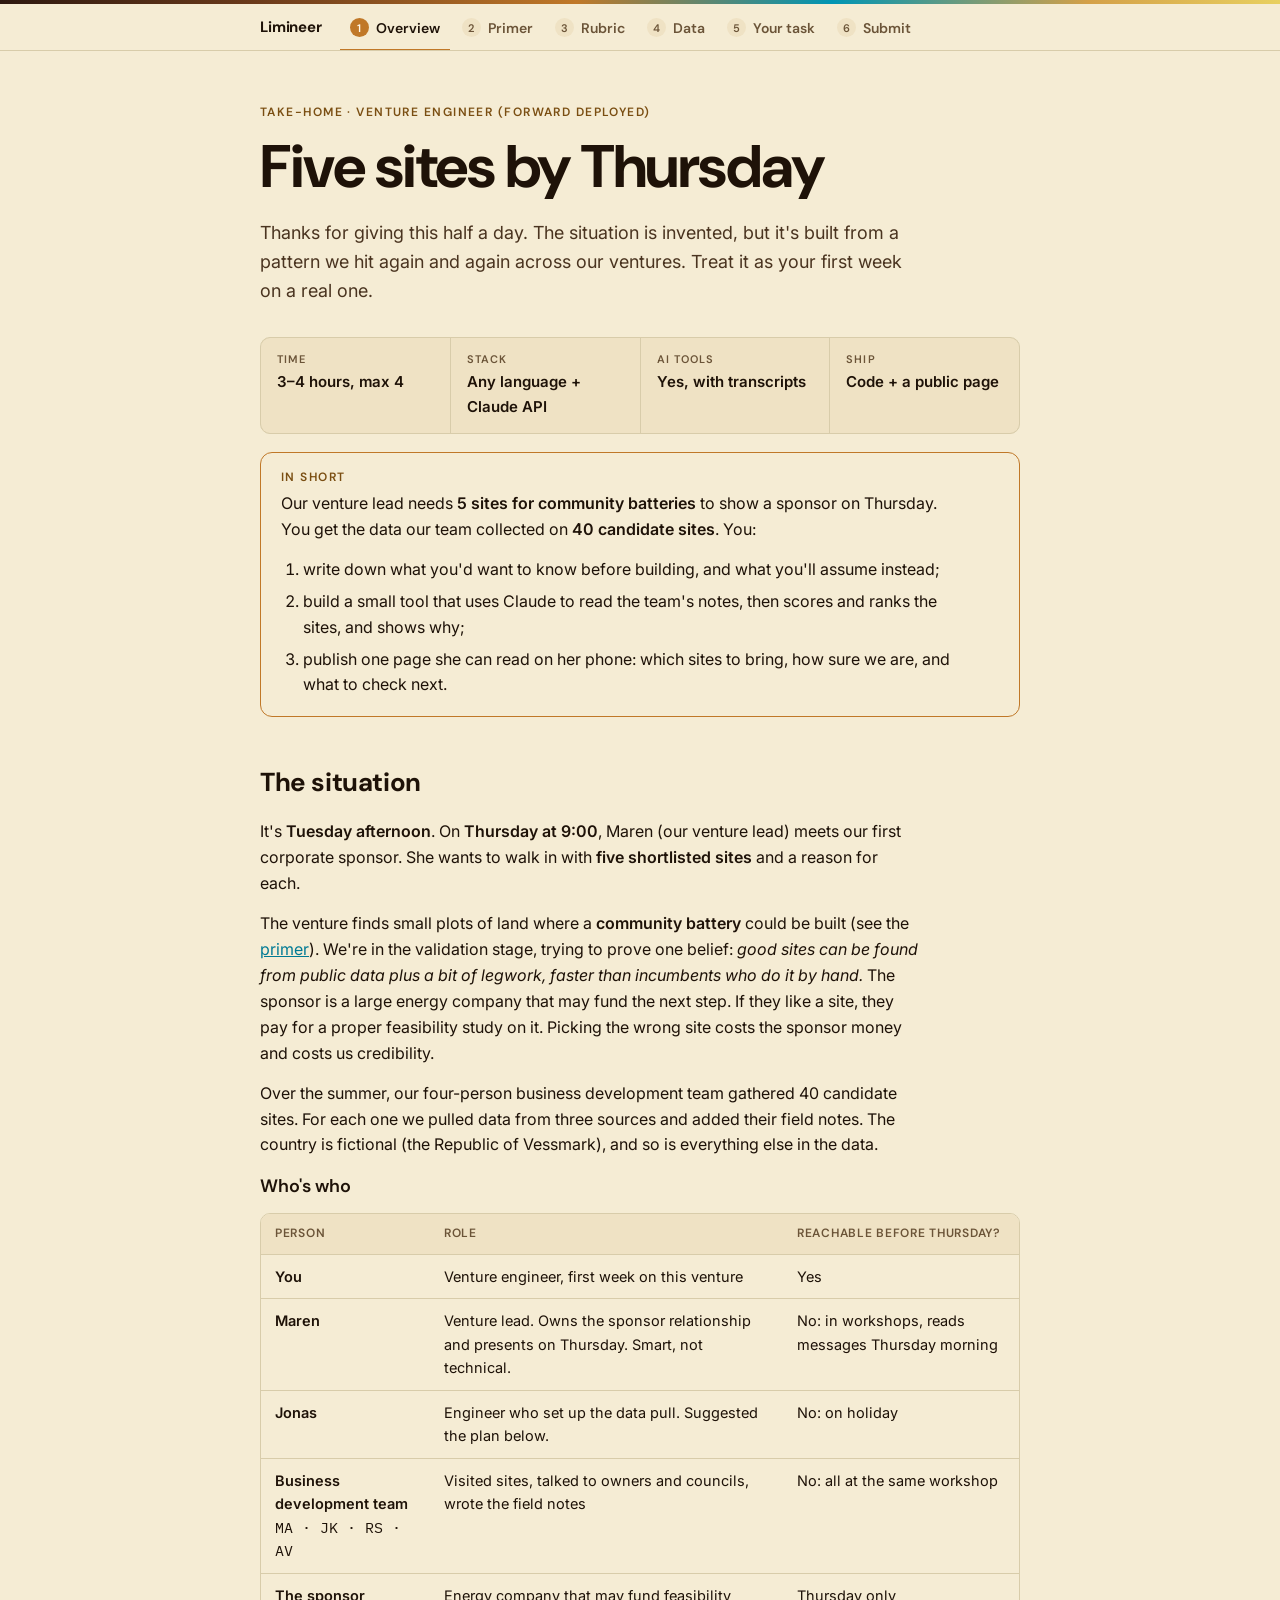
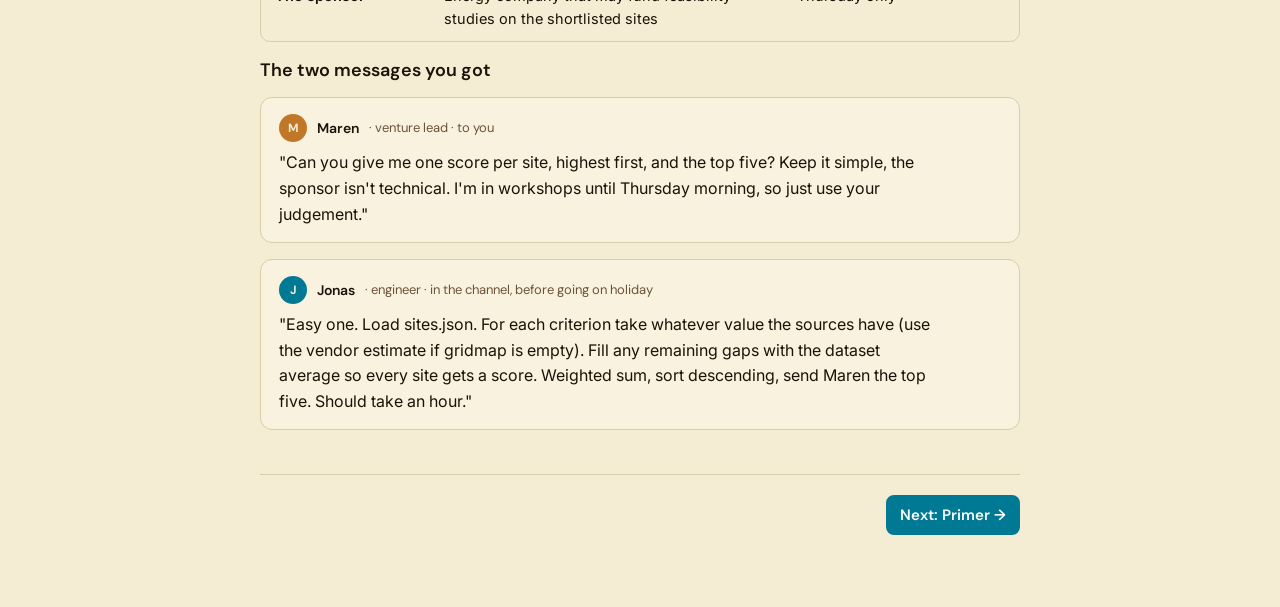
<file: five-sites-by-thursday.html>
<!doctype html>
<html lang="en">
<head>
<meta charset="utf-8">
<meta name="viewport" content="width=device-width, initial-scale=1, viewport-fit=cover">
<title>Five Sites by Thursday</title>
<link rel="preconnect" href="https://fonts.googleapis.com">
<link rel="preconnect" href="https://fonts.gstatic.com" crossorigin>
<link rel="stylesheet" href="https://fonts.googleapis.com/css2?family=DM+Sans:opsz,wght@9..40,500;9..40,600;9..40,700&family=Inter:wght@400;500;600&family=IBM+Plex+Mono:wght@400;500&display=swap">
<style>
  :root {
    --bg: #f5ecd4;
    --surface: #efe2c4;
    --surface-2: #eddcbf;
    --text: #1e1208;
    --muted: #4a3420;
    --soft: #6b5438;
    --line: #d8ccaa;
    --amber: #7a4e12;
    --amber-id: #c07828;
    --teal: #007a94;
    --teal-tint: #b0dce8;
    --quote-bg: #f9f2df;
    --code-bg: #efe2c4;
    --gradient: linear-gradient(90deg, #2d1810, #6b3a1a 20%, #c07828 45%, #0095b4, #d4a048 85%, #e8d060 100%);
  }
  @media (prefers-color-scheme: dark) {
    :root:not([data-theme="light"]) {
      color-scheme: dark;
      --bg: #190f0b; --surface: #231006; --surface-2: #2e2019;
      --text: #f5ecd4; --muted: #d8ccaa; --soft: #b8a88a; --line: #3d2818;
      --amber: #d4a048; --amber-id: #d68529; --teal: #28b0d0; --teal-tint: #0f3a46;
      --quote-bg: #231006; --code-bg: #2e2019;
    }
  }
  :root[data-theme="dark"] {
    color-scheme: dark;
    --bg: #190f0b; --surface: #231006; --surface-2: #2e2019;
    --text: #f5ecd4; --muted: #d8ccaa; --soft: #b8a88a; --line: #3d2818;
    --amber: #d4a048; --amber-id: #d68529; --teal: #28b0d0; --teal-tint: #0f3a46;
    --quote-bg: #231006; --code-bg: #2e2019;
  }

  body {
    background: var(--bg);
    color: var(--text);
    font: 16px/1.62 Inter, system-ui, -apple-system, "Segoe UI", sans-serif;
    padding-inline: 20px;
    padding-block: 0 72px;
  }
  .wrap { max-width: 760px; margin: 0 auto; }
  .bar { height: 4px; background: var(--gradient); margin-inline: -20px; }

  h1, h2, h3, .eyebrow, .wordmark, th, .chip, .part-meta {
    font-family: "DM Sans", system-ui, sans-serif;
  }
  .wordmark { font-weight: 700; letter-spacing: -0.01em; font-size: 15px; }
  header.top { display: flex; justify-content: space-between; align-items: baseline; gap: 12px; flex-wrap: wrap; padding-block: 22px 0; color: var(--muted); }
  header.top .role { font-size: 13px; color: var(--soft); }

  .hero { padding-block: 56px 28px; }
  .eyebrow { font-size: 12px; font-weight: 600; letter-spacing: 0.12em; text-transform: uppercase; color: var(--amber); margin: 0 0 14px; }
  h1 { font-size: clamp(38px, 7vw, 60px); line-height: 1.02; font-weight: 700; letter-spacing: -0.025em; margin: 0 0 20px; text-wrap: balance; }
  .lede { font-size: 18px; color: var(--muted); max-width: 60ch; margin: 0; }

  .facts { display: grid; grid-template-columns: repeat(auto-fit, minmax(150px, 1fr)); gap: 1px; background: var(--line); border: 1px solid var(--line); border-radius: 10px; overflow: hidden; margin-block: 32px 8px; }
  .facts div { background: var(--surface); padding: 14px 16px; }
  .facts dt { font: 600 11px/1.3 "DM Sans", sans-serif; letter-spacing: 0.1em; text-transform: uppercase; color: var(--soft); margin-bottom: 4px; }
  .facts dd { margin: 0; font-weight: 600; font-size: 15px; }

  section { padding-block: 44px 0; }
  h2 { font-size: 26px; font-weight: 700; letter-spacing: -0.015em; margin: 0 0 16px; text-wrap: balance; }
  h3 { font-size: 18px; font-weight: 600; margin: 0 0 8px; }
  p, li { max-width: 66ch; }
  p { margin: 0 0 14px; }
  ul { margin: 0 0 14px; padding-left: 20px; }
  li { margin-bottom: 6px; }
  strong { font-weight: 600; }
  hr.grad { border: 0; height: 2px; background: var(--gradient); opacity: .55; margin: 56px 0 0; }

  .msg { background: var(--quote-bg); border: 1px solid var(--line); border-radius: 12px; padding: 16px 18px 14px; margin: 0 0 16px; }
  .msg .who { display: flex; align-items: center; gap: 10px; margin-bottom: 8px; font: 600 14px "DM Sans", sans-serif; }
  .msg .avatar { width: 28px; height: 28px; border-radius: 50%; display: grid; place-items: center; font-size: 12px; font-weight: 700; color: #f5ecd4; background: var(--amber-id); }
  .msg .avatar.j { background: var(--teal); }
  .msg .ctx { font-weight: 400; color: var(--soft); font-size: 13px; }
  .msg p { margin: 0; font-size: 16px; }

  .table-scroll { overflow-x: auto; border: 1px solid var(--line); border-radius: 10px; margin: 0 0 14px; }
  table { border-collapse: collapse; width: 100%; min-width: 560px; font-size: 14.5px; }
  th, td { text-align: left; padding: 10px 14px; border-bottom: 1px solid var(--line); vertical-align: top; }
  th { font-size: 12px; font-weight: 600; letter-spacing: 0.06em; text-transform: uppercase; color: var(--soft); background: var(--surface); }
  tr:last-child td { border-bottom: 0; }
  td.num, .mono { font-family: "IBM Plex Mono", ui-monospace, Menlo, monospace; font-variant-numeric: tabular-nums; }
  td.num { font-size: 13.5px; }
  .formula { background: var(--surface); border-radius: 8px; padding: 12px 14px; font-size: 14.5px; }
  .kill { border-left: 3px solid #b3261e; padding: 4px 0 4px 14px; margin-top: 14px; }

  .parts { display: grid; gap: 14px; }
  .part { border: 1px solid var(--line); border-radius: 12px; padding: 20px 20px 8px; background: var(--bg); }
  .part-head { display: flex; justify-content: space-between; align-items: baseline; gap: 10px; flex-wrap: wrap; margin-bottom: 10px; }
  .part-meta { font-size: 13px; color: var(--teal); font-weight: 600; white-space: nowrap; }
  .part h3 { margin: 0; }
  .part .step { color: var(--amber); font-weight: 700; margin-right: 6px; }
  code { font-family: "IBM Plex Mono", ui-monospace, Menlo, monospace; font-size: .88em; background: var(--code-bg); padding: 1px 5px; border-radius: 4px; }

  .files { display: grid; grid-template-columns: repeat(auto-fit, minmax(200px, 1fr)); gap: 12px; margin: 0 0 18px; }
  .file { display: block; border: 1px solid var(--line); border-radius: 10px; padding: 14px 16px; text-decoration: none; color: inherit; background: var(--surface); }
  .file:hover, .file:focus-visible { border-color: var(--teal); outline: none; }
  .file .name { font-family: "IBM Plex Mono", monospace; font-weight: 500; color: var(--teal); font-size: 14px; }
  .file .desc { font-size: 13.5px; color: var(--muted); margin-top: 4px; }

  details { border: 1px solid var(--line); border-radius: 10px; margin: 0 0 12px; background: var(--bg); }
  summary { cursor: pointer; padding: 12px 16px; font: 600 15px "DM Sans", sans-serif; }
  summary:focus-visible { outline: 2px solid var(--teal); outline-offset: 2px; border-radius: 10px; }
  details .inner { padding: 0 16px 8px; }
  pre { background: var(--code-bg); border-radius: 8px; padding: 14px; overflow-x: auto; font: 12.5px/1.55 "IBM Plex Mono", ui-monospace, monospace; margin: 0 0 14px; }

  .checklist { list-style: none; padding: 0; }
  .checklist li { padding-left: 26px; position: relative; }
  .checklist li::before { content: ""; position: absolute; left: 2px; top: 7px; width: 12px; height: 12px; border: 1.5px solid var(--amber-id); border-radius: 3px; }

  .signoff { color: var(--muted); margin-top: 28px; }
  .primer { background: var(--surface); border-radius: 12px; padding: 20px 20px 6px; margin: 22px 0 28px; }
  .primer h3 { margin-bottom: 4px; }
  .primer-sub { color: var(--muted); font-size: 15px; }
  .gloss { display: grid; grid-template-columns: repeat(auto-fit, minmax(280px, 1fr)); gap: 14px 24px; margin: 0 0 14px; }
  .gloss dt { font: 600 15px "DM Sans", sans-serif; color: var(--amber); margin-bottom: 2px; }
  .gloss dd { margin: 0; font-size: 14.5px; color: var(--muted); line-height: 1.55; }
  .cast-h { margin-top: 8px; margin-bottom: 12px; }
  .short { border: 1.5px solid var(--amber-id); border-radius: 12px; padding: 16px 20px 6px; margin-top: 18px; }
  .short-h { font: 600 12px "DM Sans", sans-serif; letter-spacing: .12em; text-transform: uppercase; color: var(--amber); margin: 0 0 6px; }
  .short ol { margin: 0 0 12px; padding-left: 22px; }
  .rules { background: var(--surface); border-radius: 10px; padding: 14px 18px 4px; margin: 0 0 14px; }
  .rules-h { font: 600 12px "DM Sans", sans-serif; letter-spacing: .1em; text-transform: uppercase; color: var(--teal); margin: 0 0 6px; }
  .keybox .h2-sub { margin-top: 36px; }
  a { color: var(--teal); }
  a:focus-visible { outline: 2px solid var(--teal); outline-offset: 2px; }

  .sticky { position: sticky; top: env(safe-area-inset-top, 0px); z-index: 10; background: var(--bg); margin-inline: -20px; padding-inline: 20px; border-bottom: 1px solid var(--line); }
  .sticky-in { max-width: 760px; margin: 0 auto; display: flex; align-items: center; gap: 18px; }
  .tabs { display: flex; gap: 2px; overflow-x: auto; scrollbar-width: none; flex: 1; }
  .tabs::-webkit-scrollbar { display: none; }
  .tabs a { display: flex; align-items: center; gap: 7px; white-space: nowrap; padding: 14px 10px 12px; text-decoration: none; color: var(--soft); font: 600 14px "DM Sans", sans-serif; border-bottom: 2px solid transparent; margin-bottom: -1px; }
  .tabs a:hover { color: var(--text); }
  .tabs a[aria-current="page"] { color: var(--text); border-bottom-color: var(--amber-id); }
  .tabs .n { display: inline-grid; place-items: center; width: 19px; height: 19px; border-radius: 50%; font-size: 11px; background: var(--surface); color: var(--soft); }
  .tabs a[aria-current="page"] .n { background: var(--amber-id); color: #fff8e8; }
  .sticky .wordmark { flex: none; }
  .page { padding-block: 36px 0; }
  .page .hero { padding-block: 16px 20px; }
  .ov { padding-top: 24px; }
  .lead-sm { color: var(--muted); font-size: 17px; }
  .h2-sub { margin-top: 40px; }
  .pager { display: flex; justify-content: space-between; gap: 12px; margin-top: 44px; padding-top: 20px; border-top: 1px solid var(--line); }
  .pg { font: 600 15px "DM Sans", sans-serif; text-decoration: none; padding: 10px 14px; border-radius: 8px; }
  .pg.next { background: var(--teal); color: #fff; margin-left: auto; }
  .pg.prev { color: var(--soft); }
  .pg:hover { filter: brightness(1.08); }
  .role-line { color: var(--soft); font-size: 13px; margin: 0 0 6px; font-family: "DM Sans", sans-serif; }
  @media (max-width: 560px) { .sticky .wordmark { display: none; } }
  @media (prefers-reduced-motion: no-preference) { .page:not([hidden]) { animation: fade .18s ease-out; } @keyframes fade { from { opacity: .4; } to { opacity: 1; } } }
</style>
<style>*,*::before,*::after{box-sizing:border-box}body{margin:0}img{max-width:100%}[hidden]{display:none!important}</style>
</head>
<body>
<div class="bar" aria-hidden="true"></div>
<div class="sticky"><div class="sticky-in"><span class="wordmark">Limineer</span><nav class="tabs" aria-label="Sections"><a href="#overview" data-tab="overview"><span class="n">1</span>Overview</a><a href="#primer" data-tab="primer"><span class="n">2</span>Primer</a><a href="#rubric" data-tab="rubric"><span class="n">3</span>Rubric</a><a href="#data" data-tab="data"><span class="n">4</span>Data</a><a href="#task" data-tab="task"><span class="n">5</span>Your task</a><a href="#submit" data-tab="submit"><span class="n">6</span>Submit</a></nav></div></div>
<div class="wrap">
  <section class="page" id="overview" aria-label="Overview">
  <div class="hero">
    <p class="eyebrow">Take-home · Venture Engineer (Forward Deployed)</p>
    <h1>Five sites by&nbsp;Thursday</h1>
    <p class="lede">Thanks for giving this half a day. The situation is invented, but it's built from a pattern we hit again and again across our ventures. Treat it as your first week on a real one.</p>
    <dl class="facts">
      <div><dt>Time</dt><dd>3–4 hours, max 4</dd></div>
      <div><dt>Stack</dt><dd>Any language + Claude API</dd></div>
      <div><dt>AI tools</dt><dd>Yes, with transcripts</dd></div>
      <div><dt>Ship</dt><dd>Code + a public page</dd></div>
    </dl>
    <div class="short">
      <p class="short-h">In short</p>
      <p>Our venture lead needs <strong>5 sites for community batteries</strong> to show a sponsor on Thursday. You get the data our team collected on <strong>40 candidate sites</strong>. You:</p>
      <ol>
        <li>write down what you'd want to know before building, and what you'll assume instead;</li>
        <li>build a small tool that uses Claude to read the team's notes, then scores and ranks the sites, and shows why;</li>
        <li>publish one page she can read on her phone: which sites to bring, how sure we are, and what to check next.</li>
      </ol>
    </div>
  </div>


    <div class="ov">
    <h2>The situation</h2>
    <p>It's <strong>Tuesday afternoon</strong>. On <strong>Thursday at 9:00</strong>, Maren (our venture lead) meets our first corporate sponsor. She wants to walk in with <strong>five shortlisted sites</strong> and a reason for each.</p>
    <p>The venture finds small plots of land where a <strong>community battery</strong> could be built (see the <a href="#primer">primer</a>). We're in the validation stage, trying to prove one belief: <em>good sites can be found from public data plus a bit of legwork, faster than incumbents who do it by hand.</em> The sponsor is a large energy company that may fund the next step. If they like a site, they pay for a proper feasibility study on it. Picking the wrong site costs the sponsor money and costs us credibility.</p>
    <p>Over the summer, our four-person business development team gathered 40 candidate sites. For each one we pulled data from three sources and added their field notes. The country is fictional (the Republic of Vessmark), and so is everything else in the data.</p>

    <h3 class="cast-h">Who's who</h3>
    <div class="table-scroll">
      <table>
        <thead><tr><th>Person</th><th>Role</th><th>Reachable before Thursday?</th></tr></thead>
        <tbody>
          <tr><td><strong>You</strong></td><td>Venture engineer, first week on this venture</td><td>Yes</td></tr>
          <tr><td><strong>Maren</strong></td><td>Venture lead. Owns the sponsor relationship and presents on Thursday. Smart, not technical.</td><td>No: in workshops, reads messages Thursday morning</td></tr>
          <tr><td><strong>Jonas</strong></td><td>Engineer who set up the data pull. Suggested the plan below.</td><td>No: on holiday</td></tr>
          <tr><td><strong>Business development team</strong><br><span class="mono">MA · JK · RS · AV</span></td><td>Visited sites, talked to owners and councils, wrote the field notes</td><td>No: all at the same workshop</td></tr>
          <tr><td><strong>The sponsor</strong></td><td>Energy company that may fund feasibility studies on the shortlisted sites</td><td>Thursday only</td></tr>
        </tbody>
      </table>
    </div>

    <h3 class="cast-h">The two messages you got</h3>
    <div class="msg">
      <div class="who"><span class="avatar" aria-hidden="true">M</span>Maren <span class="ctx">· venture lead · to you</span></div>
      <p>"Can you give me one score per site, highest first, and the top five? Keep it simple, the sponsor isn't technical. I'm in workshops until Thursday morning, so just use your judgement."</p>
    </div>
    <div class="msg">
      <div class="who"><span class="avatar j" aria-hidden="true">J</span>Jonas <span class="ctx">· engineer · in the channel, before going on holiday</span></div>
      <p>"Easy one. Load sites.json. For each criterion take whatever value the sources have (use the vendor estimate if gridmap is empty). Fill any remaining gaps with the dataset average so every site gets a score. Weighted sum, sort descending, send Maren the top five. Should take an hour."</p>
    </div>
      </div>
    <nav class="pager" aria-label="Page navigation"><span></span><a class="pg next" href="#primer">Next: Primer →</a></nav>
  </section>
  <section class="page" id="primer" aria-label="Primer">
    <h2>New to energy? A 60-second primer</h2>
    <p class="lead-sm">You don't need any energy background for this. This is everything you need.</p>
    <div class="primer">
      
      
      <dl class="gloss">
        <div><dt>Community battery</dt><dd>A shipping-container-sized battery (1–5 MW) placed in a neighbourhood. It charges when power is cheap or plentiful (sunny, windy, night) and discharges when it's scarce, which keeps the local grid stable. It needs a small plot of land and a cable to the grid.</dd></div>
        <div><dt>Substation</dt><dd>The local node of the electricity grid, where a battery would connect. Every site has a "nearest substation".</dd></div>
        <div><dt>Grid headroom</dt><dd>How much spare capacity that substation has for new connections. If headroom is lower than the battery's size, the battery can't connect without expensive upgrades. It's the single most important criterion.</dd></div>
        <div><dt>Distance to substation</dt><dd>The cable has to run from the plot to the substation, so further means costlier and slower.</dd></div>
        <div><dt>MW and kW</dt><dd>Megawatt and kilowatt, units of power: 1 MW = 1,000 kW.</dd></div>
        <div><dt>Grid operators</dt><dd>Each region's grid is run by a regional operator. They publish headroom figures, which a national open-data feed collects.</dd></div>
        <div><dt>LOI (letter of intent)</dt><dd>A non-binding signed note from the landowner saying they'd lease the plot. "In talks" means they're negotiating ("heads of terms" is the draft deal). "Refused" means they said no.</dd></div>
        <div><dt>Flood zone</dt><dd>Official flood-risk category for the plot. Batteries and floods don't mix.</dd></div>
        <div><dt>Protected nature area</dt><dd>A legally designated reserve. You can't build there, full stop.</dd></div>
      </dl>
    </div>

    <nav class="pager" aria-label="Page navigation"><a class="pg prev" href="#overview">← Overview</a><a class="pg next" href="#rubric">Next: Rubric →</a></nav>
  </section>
  <section class="page" id="rubric" aria-label="Rubric">

    <h2>The scoring rubric we agreed with the sponsor</h2>
    <div class="table-scroll">
      <table>
        <thead><tr><th>#</th><th>Criterion</th><th>Weight</th><th>Tiers (score 0–5)</th></tr></thead>
        <tbody>
          <tr><td class="num">C1</td><td>Grid headroom at nearest substation</td><td class="num">30</td><td class="num">≥ 4 MW → 5 · 2–4 → 3 · 1–2 → 1 · &lt; 1 → 0</td></tr>
          <tr><td class="num">C2</td><td>Distance to that substation</td><td class="num">15</td><td class="num">≤ 1 km → 5 · ≤ 3 → 3 · ≤ 6 → 1 · &gt; 6 → 0</td></tr>
          <tr><td class="num">C3</td><td>Landowner status</td><td class="num">20</td><td>LOI signed → 5 · in talks → 3 · not contacted → 1 · refused → 0</td></tr>
          <tr><td class="num">C4</td><td>Local council / community sentiment</td><td class="num">10</td><td>supportive → 5 · neutral → 3 · opposed → 0</td></tr>
          <tr><td class="num">C5</td><td>Flood zone</td><td class="num">15</td><td>none → 5 · low → 4 · medium → 2 · high → 0</td></tr>
          <tr><td class="num">C6</td><td>Usable area (a 2 MW system needs ~1,200 m²)</td><td class="num">10</td><td class="num">≥ 1,200 m² → 5 · 800–1,200 → 2 · &lt; 800 → 0</td></tr>
        </tbody>
      </table>
    </div>
    <p class="formula"><strong>Site score</strong> = Σ (weight × tier ÷ 5), which runs from <span class="mono">0</span> to <span class="mono">100</span>.</p>
    <p class="kill"><strong>Kill rule:</strong> sites inside a protected nature area are excluded, whatever their score.</p>
      <nav class="pager" aria-label="Page navigation"><a class="pg prev" href="#primer">← Primer</a><a class="pg next" href="#data">Next: Data →</a></nav>
  </section>
  <section class="page" id="data" aria-label="Data">

    <h2>The data</h2>
    <p>Everything is synthetic. Open the files directly:</p>
    <div class="files">
      <a class="file" href="data/sites.json" target="_blank" rel="noopener"><div class="name">sites.json</div><div class="desc">40 candidate sites, 3 sources each, plus field notes. Exported 2026-09-21.</div></a>
      <a class="file" href="data/fetch_log.csv" target="_blank" rel="noopener"><div class="name">fetch_log.csv</div><div class="desc">The log from the job that pulled the source data.</div></a>
      <a class="file" href="data/DATA_DICTIONARY.md" target="_blank" rel="noopener"><div class="name">DATA_DICTIONARY.md</div><div class="desc">What every field means, and known quirks.</div></a>
    </div>

    <details>
      <summary>Data dictionary</summary>
      <div class="inner">
        <h3>Each site</h3>
        <div class="table-scroll"><table>
          <thead><tr><th>Field</th><th>Meaning</th></tr></thead>
          <tbody>
            <tr><td class="num">site_id</td><td>Tracker ID (<code>S-001</code>…). Created by whoever first logged the site.</td></tr>
            <tr><td class="num">name</td><td>Human name as entered by the business development team.</td></tr>
            <tr><td class="num">region</td><td>Aldmark, Nordholm, Sveld or Tarrow.</td></tr>
            <tr><td class="num">site_type</td><td>brownfield, depot_yard, municipal_land, farm_edge.</td></tr>
            <tr><td class="num">grid_ref_km</td><td>Position on the national km grid (x east, y north).</td></tr>
            <tr><td class="num">parcel_id</td><td>Land registry parcel identifier.</td></tr>
            <tr><td class="num">sources</td><td>Data from the three sources below. A source is <code>null</code> if it returned nothing.</td></tr>
            <tr><td class="num">field_notes</td><td>Free-text notes from the business development team.</td></tr>
          </tbody>
        </table></div>

        <h3>gridmap: national grid open-data feed</h3>
        <p><code>headroom</code> (available capacity at the nearest substation) · <code>substation_distance_km</code> (straight-line) · <code>data_as_of</code> (operator's last update, quarterly) · <code>fetched_at</code> (when our job pulled it). It aggregates the regional operators' publications. It's the official figure and the one the sponsor will trust.</p>

        <h3>landreg: land registry</h3>
        <p><code>area_m2</code> · <code>flood_zone</code> (none / low / medium / high) · <code>protected_area</code> · <code>owner_type</code> (municipal / private) · <code>record_date</code> (last update; some records are old).</p>

        <h3>vendor_estimate: third-party data vendor, trial licence</h3>
        <p><code>headroom_mw_est</code> (modelled estimate, MW) · <code>band_pct</code> (stated uncertainty, ± %) · <code>estimated_at</code>. It's a machine-learning estimate from load profiles, not an official figure. Only some sites have one, and we haven't validated it.</p>

        <h3>field_notes</h3>
        <p>A list of notes, each with a <code>date</code>, <code>author</code> initials and <code>text</code>. Some also have a structured <code>owner_status</code> (<code>loi_signed</code>, <code>in_talks</code>, <code>not_contacted</code>, <code>refused</code>). Community sentiment is only ever in the free text. Notes were appended by hand, sometimes from memory, sometimes later.</p>

        <h3>fetch_log.csv</h3>
        <p>One row per source per site: <code>timestamp, site_id, source, http_status, message</code>.</p>

        <h3>Known quirks</h3>
        <ul>
          <li>Headroom figures come through as the regional operators publish them. Aldmark, Sveld and Tarrow publish in MW. Nordholm publishes in kW, and the national feed doesn't convert.</li>
          <li>The land registry doesn't have every parcel.</li>
        </ul>
      </div>
    </details>

    <details>
      <summary>What one site record looks like</summary>
      <div class="inner">
<pre>{
  "site_id": "S-001",
  "name": "Brisk Lane Yard",
  "region": "Aldmark",
  "site_type": "brownfield",
  "grid_ref_km": { "x": 50.3, "y": 36.1 },
  "parcel_id": "AL-1013",
  "sources": {
    "gridmap": {
      "headroom": 2.3,
      "substation_distance_km": 4.1,
      "data_as_of": "2026-06-30",
      "fetched_at": "2026-09-02T09:12:00Z"
    },
    "landreg": {
      "area_m2": 1300, "flood_zone": "none", "protected_area": false,
      "owner_type": "municipal", "record_date": "2025-11-03"
    },
    "vendor_estimate": {
      "headroom_mw_est": 2.0, "band_pct": 40, "estimated_at": "2026-09-15"
    }
  },
  "field_notes": [
    { "date": "2026-09-17", "author": "JK",
      "text": "Good first call with the owner, sending heads of terms.",
      "owner_status": "in_talks" },
    { "date": "2026-08-26", "author": "JK",
      "text": "Local energy co-op wrote to the council backing the project." }
  ]
}</pre>
      </div>
    </details>
      <nav class="pager" aria-label="Page navigation"><a class="pg prev" href="#rubric">← Rubric</a><a class="pg next" href="#task">Next: Your task →</a></nav>
  </section>
  <section class="page" id="task" aria-label="Your task">

    <h2>What we'd like from you</h2>
    <p>Roughly 3–4 hours in total. Please don't go past 4. We mean it: stopping and telling us what you'd do next is a skill we're hiring for.</p>

    <div class="parts">
      <article class="part">
        <div class="part-head"><h3><span class="step">Part 1</span>Before you build</h3><span class="part-meta">~30 min</span></div>
        <p>Read the brief and the data, then create <code>QUESTIONS.md</code> in your repo and <strong>commit it (git) before you write any scoring code</strong>. We'll look at the commit order. In it:</p>
        <ul>
          <li>The questions you'd ask Maren (and Jonas, and the business development team) before building this.</li>
          <li>What you think of Jonas's plan: what's right about it, and what worries you.</li>
          <li>Since nobody's reachable until Thursday, the <strong>assumption you're going ahead with</strong> for each open question.</li>
        </ul>
        <p>Nobody will answer these questions; that's the point. We want to see what you'd want to know, and how you move forward without it. Keep it short: ten sharp questions beat forty generic ones.</p>
      </article>

      <article class="part">
        <div class="part-head"><h3><span class="step">Part 2</span>A working slice, with Claude in the loop</h3><span class="part-meta">~2 h</span></div>
        <p>Something we can run with one command, in any language you like. It should:</p>
        <ul>
          <li>load the data and produce a ranked result Maren could use on Thursday;</li>
          <li>make it possible to see <strong>why</strong> any site scored the way it did;</li>
          <li><strong>use Claude to read the field notes.</strong> The business development team's notes are free text, and some of what the rubric needs only lives there. Call the Anthropic API from your script to turn each site's notes into structured signals: at least owner status, community sentiment, and anything in the notes that should change how the site is scored.</li>
        </ul>
        <div class="rules">
          <p class="rules-h">Rules for the Claude step</p>
          <ul>
            <li><strong>Every extracted signal carries the exact quote it came from.</strong> If the notes don't say, the answer is "unknown". Don't let the model guess.</li>
            <li><strong>Check it.</strong> Show us how you know the extraction is right. Hand-checking a sample of sites against the model's output and reporting what you found is plenty.</li>
            <li><strong>Claude reads the notes; your code decides the scores.</strong> Keep the rubric in your code, not in a prompt.</li>
            <li>Keep your prompt(s) in the repo. Use any current Claude model; <code>claude-opus-5</code> is a good default.</li>
          </ul>
        </div>
        <p>You don't need an agent framework. One well-designed call per site (or per batch) is enough, and choosing the simplest thing that works is part of the test.</p>
        <p>Add a short <code>README.md</code> explaining how to run it and what decisions you made.</p>
      </article>

      <article class="part">
        <div class="part-head"><h3><span class="step">Part 3</span>The page Maren opens on Thursday</h3><span class="part-meta">~1 h</span></div>
        <p>Maren will open one link on her phone on Thursday morning, just before she walks in. Build that page:</p>
        <ul>
          <li><strong>One page, publicly viewable, at a URL we can open.</strong> Vercel, Netlify, GitHub Pages, Cloudflare Pages or anything else free is fine. A static page generated from your script's output is perfectly good. No login, no backend needed.</li>
          <li>It carries your <strong>recommendation for Thursday</strong>: what you'd put in front of the sponsor, what you're confident about, what you aren't, and what you'd do next.</li>
          <li>It lets Maren (or us) <strong>see why</strong> each shortlisted site is there, and why the obvious-looking ones aren't.</li>
          <li>It works on a phone.</li>
        </ul>
        <p>Also put the written part in <code>NOTE.md</code> (one page at most), so we can read it without the page. Maren is smart, not technical and busy, so write for her, not for us.</p>
        <p>This isn't a design test, and one clean page beats a dashboard. We care whether the page helps Maren make a good call in the five minutes she has.</p>
      </article>
    </div>


  <div class="sub keybox">
    <h2 class="h2-sub">Your Anthropic API key</h2>
    <p>We'll email you a personal API key for this task, with a small spending cap. It stops working a week after we send it, and you won't come close to the cap. Please:</p>
    <ul>
      <li>keep it out of your repo (use an environment variable, e.g. <code>ANTHROPIC_API_KEY</code>);</li>
      <li><strong>never put it in the page.</strong> Call Claude from your script and publish static output. Your public page must not talk to the API.</li>
    </ul>
    <p>If you hit a problem with the key, tell us. It won't count against you.</p>
  </div>
  <div class="sub" id="ai-block">
    <h2 class="h2-sub">On AI tools</h2>
    <p>Use them. We do, every day. We only ask that you:</p>
    <ul>
      <li><strong>Include your AI conversation(s)</strong>, exported unedited, in <code>ai-transcripts/</code>. Any format works: a share link or export from Claude or ChatGPT, a Cursor or Claude Code session export, or a plain copy-paste into a <code>.md</code> file. We're not grading your prompts' style. We want to see how you work: what context you gave, where you pushed back, and when you decided something was good enough.</li>
      <li>Add <code>AI_LOG.md</code> with 3–5 bullets on moments where you <strong>disagreed with or corrected</strong> the AI, and why. For example: <em>"It proposed a SQLite database; I kept a single JSON-in, HTML-out script because 40 records don't need one and Maren's page must be generated from the same code."</em></li>
    </ul>
    <p>If you didn't use AI, say so. That's fine too.</p>
  </div>
  <div class="sub">
    <h2 class="h2-sub">What we don't care about</h2>
    <p>Production polish, full test coverage, a polished UI, CI/CD, or reproducing the rubric in a fancy framework. We'd rather see a small thing you trust than a big thing you don't.</p>
  </div>
    <nav class="pager" aria-label="Page navigation"><a class="pg prev" href="#data">← Data</a><a class="pg next" href="#submit">Next: Submit →</a></nav>
  </section>
  <section class="page" id="submit" aria-label="Submit">

    <h2>Submitting</h2>
    <ul class="checklist">
      <li>The <strong>public URL</strong> of your page (please keep it up for two weeks)</li>
      <li>A git repo (zip or private link), with your commit history kept</li>
      <li><code>QUESTIONS.md</code>, your code and <code>README.md</code></li>
      <li>Your Claude prompt(s) and the extraction check (the key stays out of the repo)</li>
      <li><code>NOTE.md</code></li>
      <li><code>ai-transcripts/</code>: your AI chats, exported unedited (any format)</li>
      <li><code>AI_LOG.md</code>: 3–5 bullets on where you disagreed with or corrected the AI, and why</li>
      <li>A line in the README with roughly how long you spent</li>
    </ul>
    <p>We'll follow up with a 30-minute call. For part of it, one of us will play Maren on Thursday morning with your page open on her phone, and someone else will play the sponsor. Then we'll step out of role and talk it through as engineers. Expect us to ask "why?" a lot, which says nothing about whether we liked your answer.</p>
    <p>If something in this brief is unclear, that's probably on purpose. Decide, write down what you decided, and move on.</p>
    <p class="signoff">Good luck, and have fun with it.<br><strong>The Limineer venture team</strong></p>
      <nav class="pager" aria-label="Page navigation"><a class="pg prev" href="#task">← Your task</a><span></span></nav>
  </section>
</div>

<script>
(function () {
  var ids = ["overview", "primer", "rubric", "data", "task", "submit"];
  var pages = ids.map(function (id) { return document.getElementById(id); });
  function show() {
    var id = (location.hash || "").slice(1);
    if (ids.indexOf(id) === -1) id = "overview";
    pages.forEach(function (p) { p.hidden = p.id !== id; });
    document.querySelectorAll(".tabs a").forEach(function (a) {
      if (a.dataset.tab === id) { a.setAttribute("aria-current", "page"); a.scrollIntoView({ block: "nearest", inline: "nearest" }); }
      else a.removeAttribute("aria-current");
    });
    window.scrollTo(0, 0);
  }
  window.addEventListener("hashchange", show);
  show();
})();
</script>
</body>
</html>
</file>
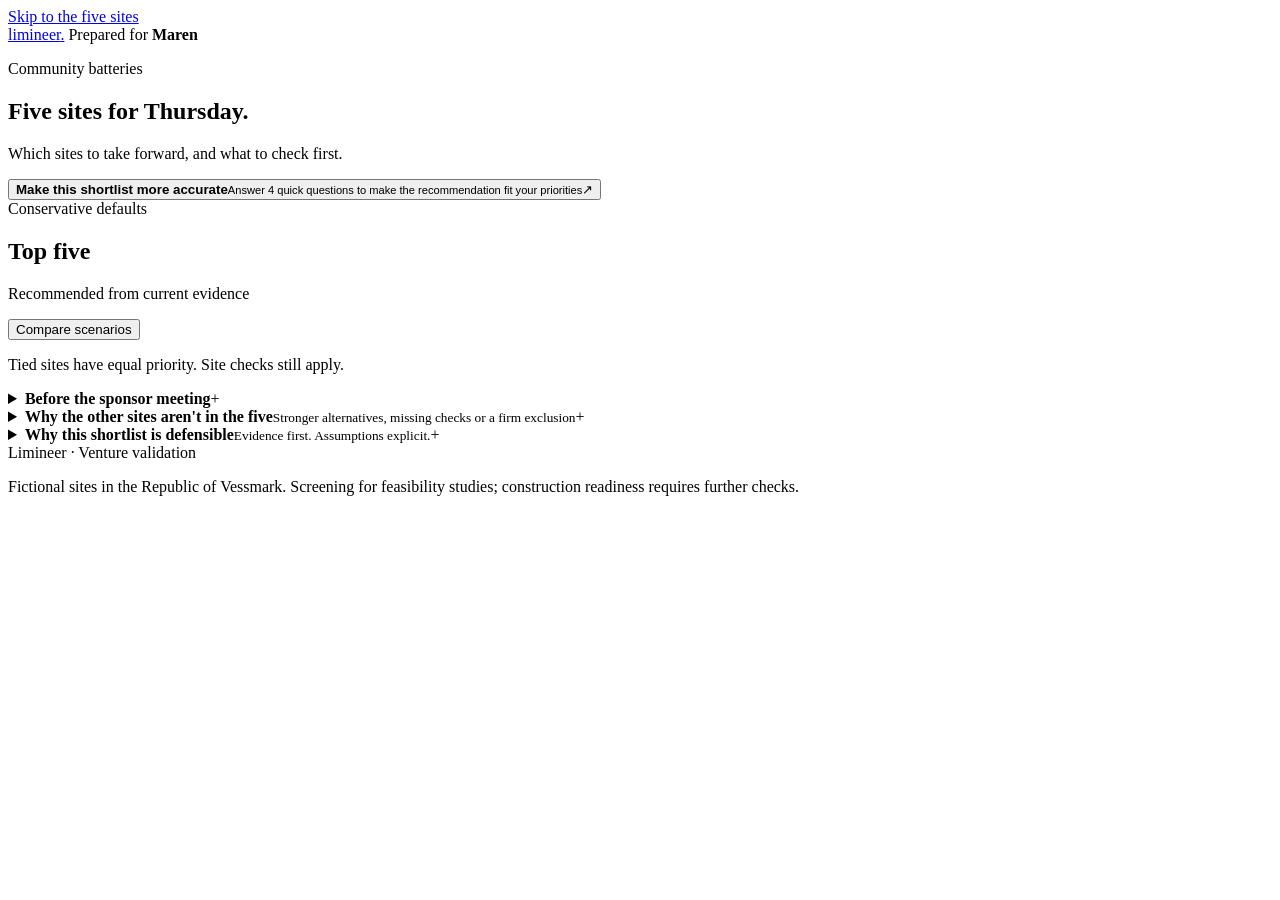
<file: web/template.html>
<!doctype html>
<html lang="en">
<head>
  <meta charset="utf-8">
  <meta name="viewport" content="width=device-width, initial-scale=1, viewport-fit=cover">
  <meta name="theme-color" content="#f5ecd4">
  <meta name="description" content="Five community battery sites for Maren, with clear next steps, evidence and optional assumptions.">
  <title>Five sites for Thursday · Limineer</title>
  <style>/* STYLES */</style>
</head>
<body>
  <a class="skip-link" href="#shortlist">Skip to the five sites</a>
  <div class="brand-stripe" aria-hidden="true"></div>
  <header class="topbar">
    <a class="wordmark" href="#" aria-label="Limineer, back to top"><span class="brand-mark" aria-hidden="true"><i></i><i></i><i></i></span>limineer<span class="brand-dot">.</span></a>
    <span class="header-note">Prepared for <strong>Maren</strong></span>
  </header>
  <main class="workspace">
    <div class="primary">
      <section class="intro" aria-labelledby="page-title">
        <p class="eyebrow">Community batteries</p>
        <h1 id="page-title">Five sites for Thursday<span class="title-dot">.</span></h1>
        <p class="intro-copy">Which sites to take forward, and what to check first.</p>
      </section>
      <section id="shortlist" aria-labelledby="list-title">
        <div class="assumption-bar"><button class="refine-button" type="button" data-open-questions="0"><span><strong>Make this shortlist more accurate</strong><small id="refine-progress">Answer 4 quick questions to make the recommendation fit your priorities</small></span><span class="refine-arrow" aria-hidden="true">↗</span></button><div class="assumption-status"><span id="assumption-state">Conservative defaults</span><button class="reset-button" id="reset-main" type="button" hidden>Reset</button></div></div>
        <div class="list-heading"><div><h2 id="list-title">Top five</h2><p id="ranking-basis">Recommended from current evidence</p></div><button class="compare-toggle" id="compare-toggle" type="button" aria-pressed="false"><span class="toggle-track" aria-hidden="true"><i></i></span>Compare scenarios</button></div>
        <div class="comparison-guide" id="comparison-guide" hidden><div class="comparison-guide-heading"><strong>What would change?</strong><span>Now <span aria-hidden="true">→</span> <span id="comparison-target-name">Potential</span></span></div><div class="comparison-options" role="group" aria-label="Compare current recommendation with"><button type="button" data-compare-target="potential" aria-pressed="true">Potential <small>If assumptions hold</small></button><button type="button" data-compare-target="evidence" aria-pressed="false">Evidence only <small>Without assumed improvements</small></button></div><p id="comparison-explanation"></p></div>
        <ol class="site-list" id="site-list"></ol>
        <p class="list-footnote">Tied sites have equal priority. Site checks still apply.</p>
      </section>
      <details class="secondary-disclosure"><summary><span><strong>Before the sponsor meeting</strong></span><span class="plus" aria-hidden="true">+</span></summary><div class="method-content"><ol class="next-list"><li><span>01</span><div><strong>Confirm the connection.</strong><p>Ask the grid operator to verify capacity, cable route and cost.</p></div></li><li><span>02</span><div><strong>Verify the footprint.</strong><p>Measure usable land and check flood, access and planning constraints.</p></div></li><li><span>03</span><div><strong>Close the remaining agreements.</strong><p>Resolve lease terms and any conditions on local support.</p></div></li></ol></div></details>
      <details class="secondary-disclosure" id="alternatives"><summary><span><strong>Why the other sites aren't in the five</strong><small>Stronger alternatives, missing checks or a firm exclusion</small></span><span class="plus" aria-hidden="true">+</span></summary><div id="alternative-list" class="alternative-list"></div></details>
      <details class="secondary-disclosure"><summary><span><strong>Why this shortlist is defensible</strong><small>Evidence first. Assumptions explicit.</small></span><span class="plus" aria-hidden="true">+</span></summary><div class="method-content"><p><strong>Same criteria for every site.</strong> Grid connection, agreements, land and flood risk determine priority.</p><p><strong>Recorded evidence comes first.</strong> Unknown support earns no credit. Critical gaps stay outside the five; owner refusal and confirmed protection exclude a site.</p><p><strong>Potential means verify first.</strong> Assumptions identify what to investigate, not what is already confirmed. Tied sites have equal priority.</p><details class="evidence-disclosure"><summary>Inspect the scoring method <span aria-hidden="true">↗</span></summary><p>Each criterion earns a tier from 0 to 5. Its contribution is weight × tier ÷ 5. Contributions add up to a maximum of 100.</p><div id="rubric-list"></div><p><strong>Conservative:</strong> official figures and recorded evidence. Unknown support earns no extra points and remains unknown. Sites with critical gaps stay on hold.</p><p><strong>Risky upside:</strong> favourable, unverified assumptions, including eligible vendor estimates and support if confirmed. This is a scenario score, not a probability or guaranteed upper bound.</p><p>Parcel area is a proxy for usable land. A signed letter of intent is non-binding. Protection and owner refusal always exclude a site. Duplicate parcels are counted once.</p><p>Answers change the selected assumptions, never the source evidence. Unanswered questions use conservative defaults. Your choices stay in this tab until you reset them.</p></details></div></details>
      <footer class="footer"><span>Limineer · Venture validation</span><span id="data-date"></span><p>Fictional sites in the Republic of Vessmark. Screening for feasibility studies; construction readiness requires further checks.</p></footer>
    </div>
  </main>
  <div id="live-status" class="sr-only" role="status" aria-live="polite" aria-atomic="true"></div>
  <div class="toast" id="toast" role="status" hidden></div>
  <dialog id="questions-dialog" aria-labelledby="question-title" aria-describedby="question-explanation">
    <div class="dialog-top"><span class="eyebrow">Make this shortlist more accurate</span><button class="icon-button" id="close-dialog" type="button" aria-label="Close questions and return to shortlist" title="Return to shortlist">×</button></div>
    <div class="question-progress" id="question-progress"></div>
    <div class="question-body" id="question-body"></div>
    <div class="question-impact" id="question-impact" role="status" aria-live="polite" aria-atomic="true"></div>
    <div class="dialog-bottom"><button class="secondary-button" id="previous-question" type="button">Back</button><button class="primary-button" id="next-question" type="button">Next question <span aria-hidden="true">→</span></button></div>
    <p class="dialog-footnote">Changes apply immediately. Unanswered questions keep their defaults.</p>
    <button class="reset-button" id="reset-questions" type="button">Reset all to conservative</button>
  </dialog>
  <dialog class="breakdown-dialog" id="breakdown-dialog" aria-labelledby="breakdown-title">
    <div class="breakdown-header"><div><p class="eyebrow">Score breakdown</p><h2 id="breakdown-title"></h2><p class="breakdown-meta" id="breakdown-meta"></p></div><button class="icon-button" id="close-breakdown" type="button" aria-label="Close score breakdown and return to shortlist" title="Return to shortlist">×</button></div>
    <div class="breakdown-content" id="breakdown-content"></div>
  </dialog>
  <noscript><p class="noscript">Enable JavaScript to view the interactive shortlist. No network or API connection is required.</p></noscript>
  <script id="scoring-data" type="application/json">/* DATA */</script>
  <script>/* APPLICATION */</script>
</body>
</html>
</file>
